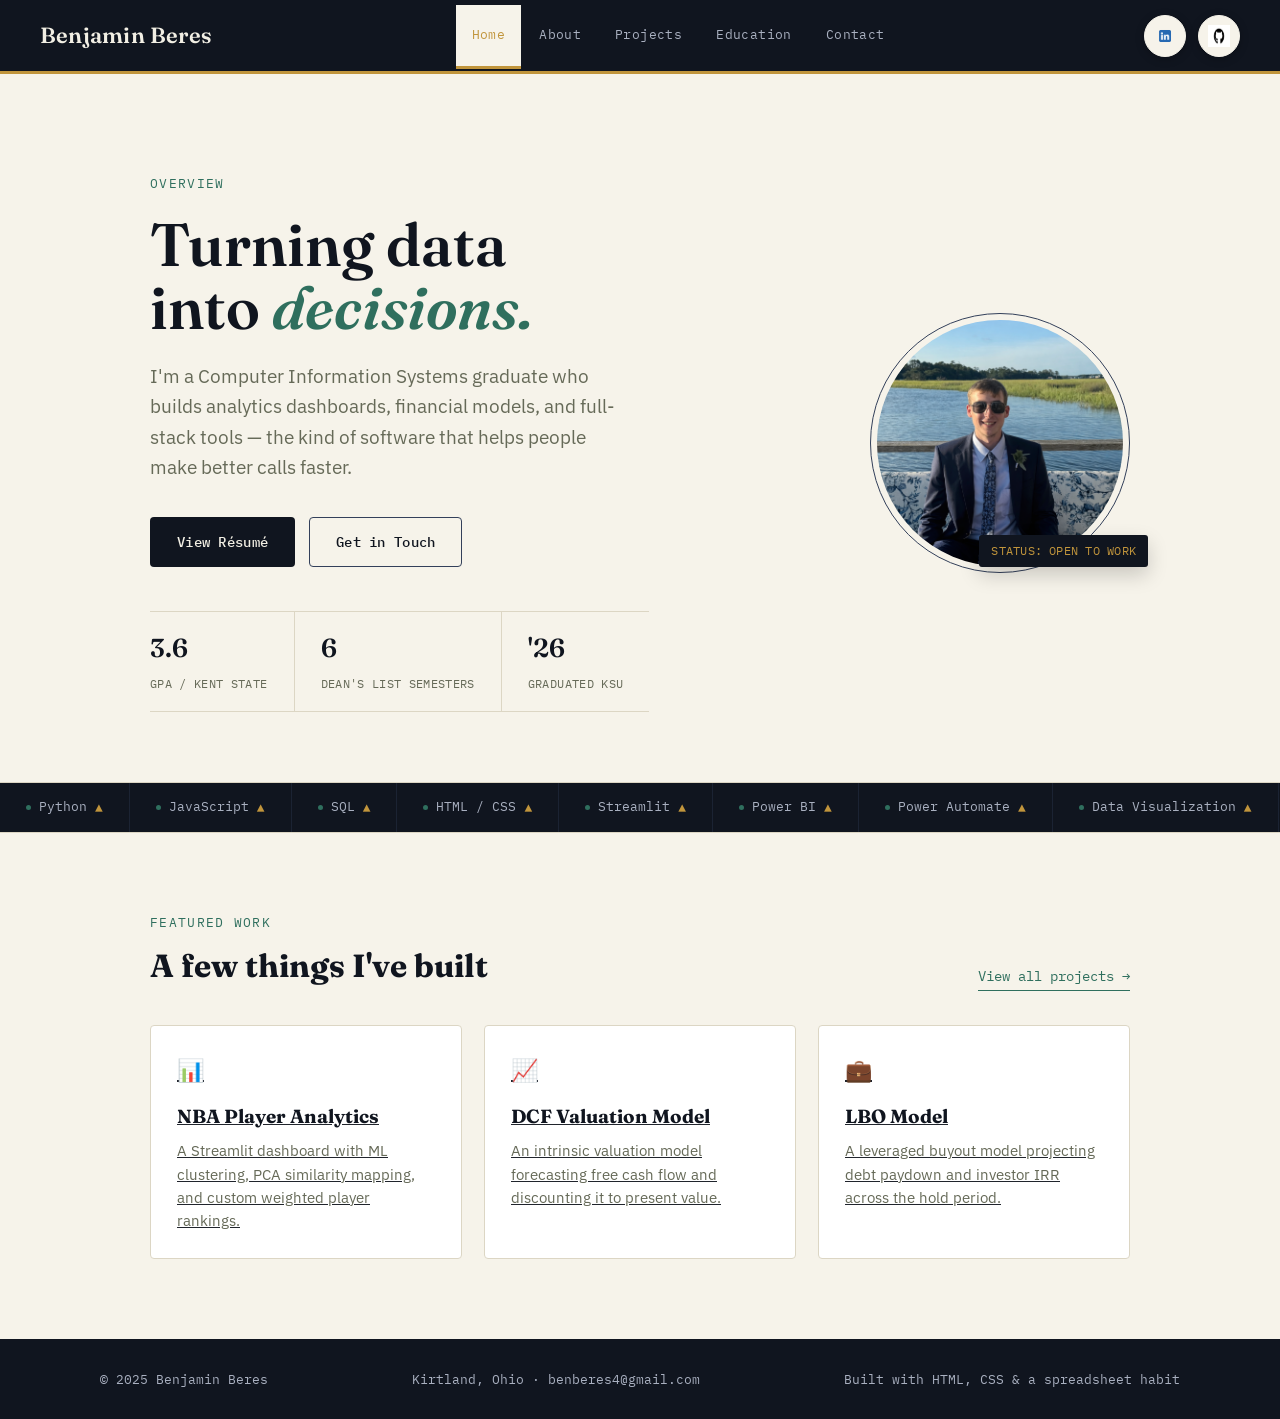
<file: index.html>
<!DOCTYPE html>
<html lang="en">
<head>
  <meta charset="UTF-8" />
  <meta name="viewport" content="width=device-width, initial-scale=1.0" />
  <title>Benjamin Beres — CIS Graduate & Data Analyst</title>
  <meta name="description" content="Benjamin Beres — Computer Information Systems graduate building data-driven software, analytics dashboards, and financial models." />
  <link rel="stylesheet" href="style.css" />
</head>
<body>

  <header>
    <div class="logo">Benjamin Beres</div>

    <nav>
      <ul>
        <li><a href="index.html" class="active">Home</a></li>
        <li><a href="about.html">About</a></li>
        <li><a href="projects.html">Projects</a></li>
        <li><a href="education.html">Education</a></li>
        <li><a href="contact.html">Contact</a></li>
      </ul>
    </nav>

    <div class="header-icons">
      <a href="https://www.linkedin.com/in/benjamin-beres-11761126a/" target="_blank" rel="noopener"><img src="images/linkedin.png" alt="LinkedIn" /></a>
      <a href="https://github.com/BBeres4" target="_blank" rel="noopener"><img src="images/github.png" alt="Github" /></a>
    </div>
  </header>

  <main class="hero">
    <div class="hero-text">
      <span class="hero-eyebrow">Overview</span>
      <h1>Turning data<br />into <em>decisions.</em></h1>
      <p>I'm a Computer Information Systems graduate who builds analytics dashboards, financial models, and full-stack tools — the kind of software that helps people make better calls faster.</p>

      <div class="hero-actions">
        <a href="images/BenjaminBeres-Resume.pdf" target="_blank" class="btn btn-primary">View Résumé</a>
        <a href="contact.html" class="btn btn-ghost">Get in Touch</a>
      </div>

      <div class="hero-stats">
        <div>
          <span class="stat-num">3.6</span>
          <span class="stat-label">GPA / KENT STATE</span>
        </div>
        <div>
          <span class="stat-num">6</span>
          <span class="stat-label">DEAN'S LIST SEMESTERS</span>
        </div>
        <div>
          <span class="stat-num">'26</span>
          <span class="stat-label">GRADUATED KSU</span>
        </div>
      </div>
    </div>

    <div class="hero-image">
      <div class="frame">
        <img src="images/your-photo.png" alt="Benjamin Beres" />
      </div>
      <div class="tag">STATUS: OPEN TO WORK</div>
    </div>
  </main>

  <div class="ticker" aria-hidden="true">
    <div class="ticker-track">
      <span class="ticker-cell"><span class="dot"></span>Python <b>&#9650;</b></span>
      <span class="ticker-cell"><span class="dot"></span>JavaScript <b>&#9650;</b></span>
      <span class="ticker-cell"><span class="dot"></span>SQL <b>&#9650;</b></span>
      <span class="ticker-cell"><span class="dot"></span>HTML / CSS <b>&#9650;</b></span>
      <span class="ticker-cell"><span class="dot"></span>Streamlit <b>&#9650;</b></span>
      <span class="ticker-cell"><span class="dot"></span>Power BI <b>&#9650;</b></span>
      <span class="ticker-cell"><span class="dot"></span>Power Automate <b>&#9650;</b></span>
      <span class="ticker-cell"><span class="dot"></span>Data Visualization <b>&#9650;</b></span>
      <span class="ticker-cell"><span class="dot"></span>Excel Modeling <b>&#9650;</b></span>
      <span class="ticker-cell"><span class="dot"></span>Flask / React <b>&#9650;</b></span>
      <span class="ticker-cell"><span class="dot"></span>DCF &amp; LBO <b>&#9650;</b></span>
      <span class="ticker-cell"><span class="dot"></span>MySQL <b>&#9650;</b></span>
      <span class="ticker-cell"><span class="dot"></span>Oracle <b>&#9650;</b></span>
      <span class="ticker-cell"><span class="dot"></span>ER Diagrams <b>&#9650;</b></span>
      <span class="ticker-cell"><span class="dot"></span>UML / Astah <b>&#9650;</b></span>
      <span class="ticker-cell"><span class="dot"></span>APIs <b>&#9650;</b></span>
      <span class="ticker-cell"><span class="dot"></span>Git <b>&#9650;</b></span>
      <span class="ticker-cell"><span class="dot"></span>OOP <b>&#9650;</b></span>
      <span class="ticker-cell"><span class="dot"></span>Testing &amp; Debugging <b>&#9650;</b></span>
      <span class="ticker-cell"><span class="dot"></span>System Architecture <b>&#9650;</b></span>
      <span class="ticker-cell"><span class="dot"></span>Python <b>&#9650;</b></span>
      <span class="ticker-cell"><span class="dot"></span>JavaScript <b>&#9650;</b></span>
      <span class="ticker-cell"><span class="dot"></span>SQL <b>&#9650;</b></span>
      <span class="ticker-cell"><span class="dot"></span>HTML / CSS <b>&#9650;</b></span>
      <span class="ticker-cell"><span class="dot"></span>Streamlit <b>&#9650;</b></span>
      <span class="ticker-cell"><span class="dot"></span>Power BI <b>&#9650;</b></span>
      <span class="ticker-cell"><span class="dot"></span>Power Automate <b>&#9650;</b></span>
      <span class="ticker-cell"><span class="dot"></span>Data Visualization <b>&#9650;</b></span>
      <span class="ticker-cell"><span class="dot"></span>Excel Modeling <b>&#9650;</b></span>
      <span class="ticker-cell"><span class="dot"></span>Flask / React <b>&#9650;</b></span>
      <span class="ticker-cell"><span class="dot"></span>DCF &amp; LBO <b>&#9650;</b></span>
      <span class="ticker-cell"><span class="dot"></span>MySQL <b>&#9650;</b></span>
      <span class="ticker-cell"><span class="dot"></span>Oracle <b>&#9650;</b></span>
      <span class="ticker-cell"><span class="dot"></span>ER Diagrams <b>&#9650;</b></span>
      <span class="ticker-cell"><span class="dot"></span>UML / Astah <b>&#9650;</b></span>
      <span class="ticker-cell"><span class="dot"></span>APIs <b>&#9650;</b></span>
      <span class="ticker-cell"><span class="dot"></span>Git <b>&#9650;</b></span>
      <span class="ticker-cell"><span class="dot"></span>OOP <b>&#9650;</b></span>
      <span class="ticker-cell"><span class="dot"></span>Testing &amp; Debugging <b>&#9650;</b></span>
      <span class="ticker-cell"><span class="dot"></span>System Architecture <b>&#9650;</b></span>
    </div>
  </div>

  <section class="home-section">
    <div class="home-section-head">
      <div>
        <span class="hero-eyebrow" style="margin-bottom:6px;">Featured Work</span>
        <h2>A few things I've built</h2>
      </div>
      <a href="projects.html">View all projects →</a>
    </div>

    <div class="mini-grid">
      <a href="https://nbaplayeranalytics.streamlit.app/" target="_blank" rel="noopener" class="mini-card">
        <div class="mini-icon">📊</div>
        <h3>NBA Player Analytics</h3>
        <p>A Streamlit dashboard with ML clustering, PCA similarity mapping, and custom weighted player rankings.</p>
      </a>
      <a href="projects/DCF%20Model.xlsx" class="mini-card">
        <div class="mini-icon">📈</div>
        <h3>DCF Valuation Model</h3>
        <p>An intrinsic valuation model forecasting free cash flow and discounting it to present value.</p>
      </a>
      <a href="projects/LBO%20Model.xlsx" class="mini-card">
        <div class="mini-icon">💼</div>
        <h3>LBO Model</h3>
        <p>A leveraged buyout model projecting debt paydown and investor IRR across the hold period.</p>
      </a>
    </div>
  </section>

  <footer>
    <div class="footer-row">
      <span>© 2025 Benjamin Beres</span>
      <span>Kirtland, Ohio · <a href="mailto:benberes4@gmail.com">benberes4@gmail.com</a></span>
      <span>Built with HTML, CSS &amp; a spreadsheet habit</span>
    </div>
  </footer>

</body>
</html>
</file>
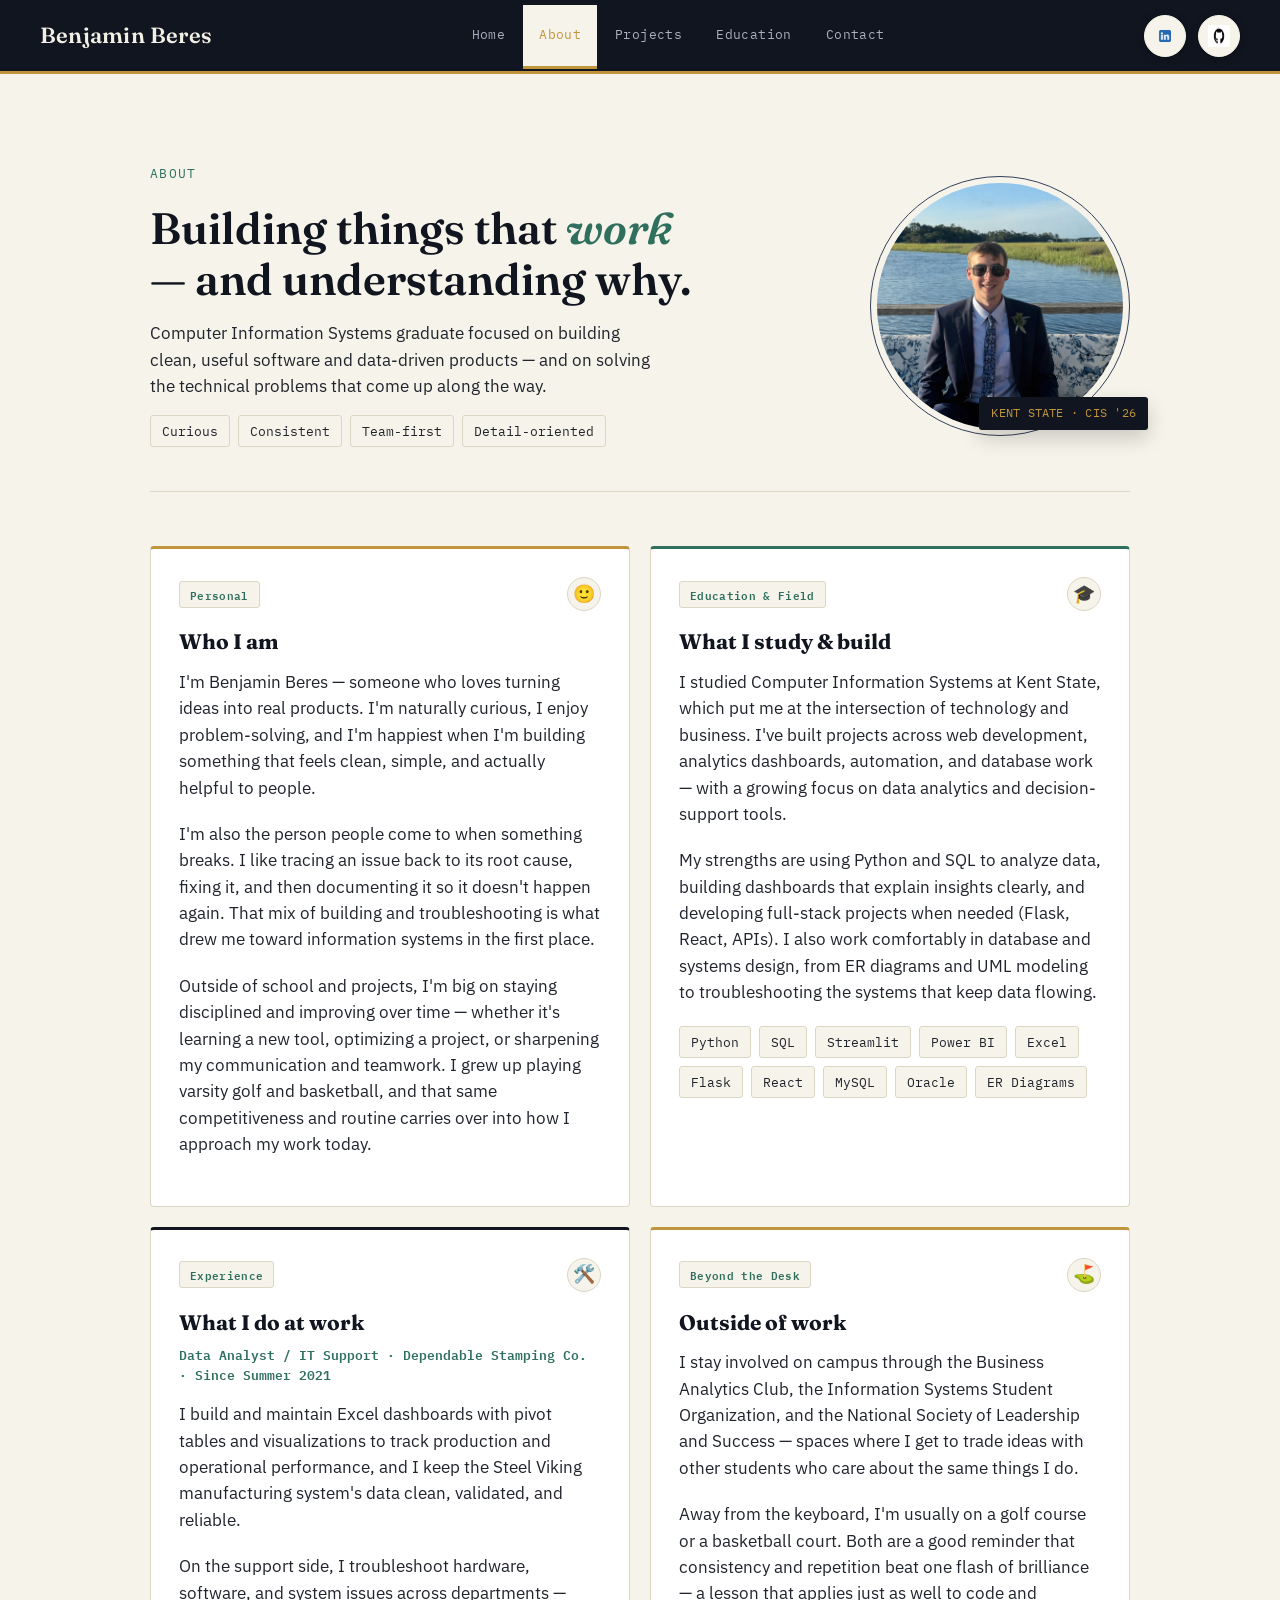
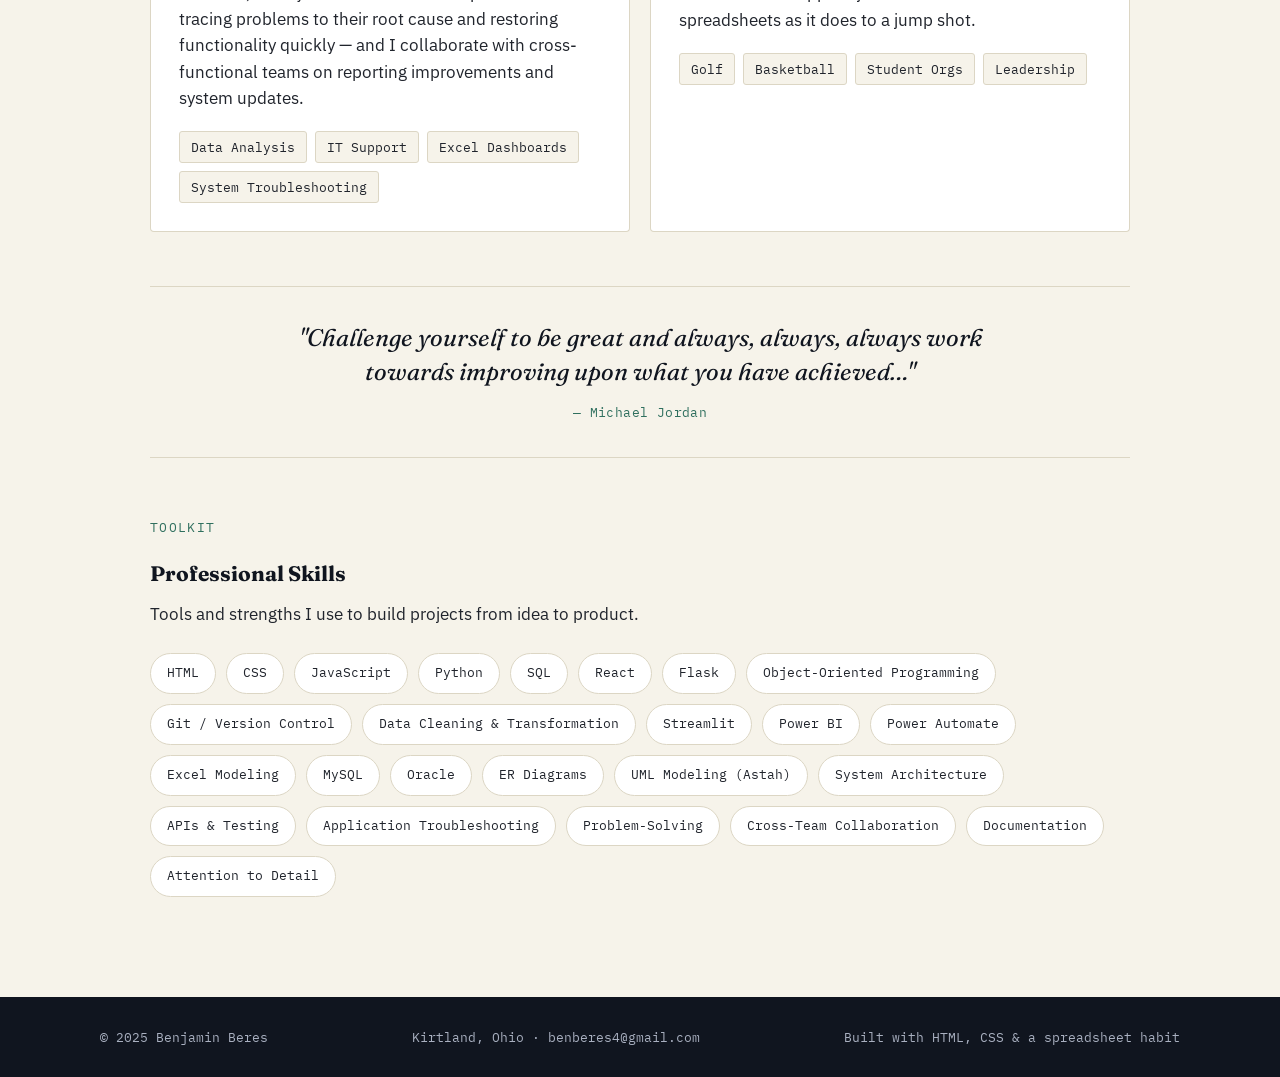
<file: about.html>
<!DOCTYPE html>
<html lang="en">
<head>
  <meta charset="UTF-8">
  <meta name="viewport" content="width=device-width, initial-scale=1.0">
  <title>About — Benjamin Beres</title>
  <link rel="stylesheet" href="style.css">
</head>

<body class="page-about">

<header>
  <div class="logo">Benjamin Beres</div>

  <nav>
    <ul>
      <li><a href="index.html">Home</a></li>
      <li><a href="about.html" class="active">About</a></li>
      <li><a href="projects.html">Projects</a></li>
      <li><a href="education.html">Education</a></li>
      <li><a href="contact.html">Contact</a></li>
    </ul>
  </nav>

  <div class="header-icons">
    <a href="https://www.linkedin.com/in/benjamin-beres-11761126a/" target="_blank" rel="noopener"><img src="images/linkedin.png" alt="LinkedIn" /></a>
    <a href="https://github.com/BBeres4" target="_blank" rel="noopener"><img src="images/github.png" alt="Github" /></a>
  </div>
</header>

<section class="content about">

  <div class="about-hero">
    <div class="about-hero-text">
      <span class="hero-eyebrow">About</span>
      <h1>Building things that <em>work</em> — and understanding why.</h1>
      <p>Computer Information Systems graduate focused on building clean, useful software and data-driven products — and on solving the technical problems that come up along the way.</p>

      <div class="about-chips about-chips--hero">
        <span>Curious</span>
        <span>Consistent</span>
        <span>Team-first</span>
        <span>Detail-oriented</span>
      </div>
    </div>

    <div class="hero-image">
      <div class="frame">
        <img src="images/your-photo.png" alt="Benjamin Beres" />
      </div>
      <div class="tag">KENT STATE · CIS '26</div>
    </div>
  </div>

  <div class="about-grid">

    <!-- Personal -->
    <div class="about-card about-card--personal">
      <div class="about-card-top">
        <span class="about-badge">Personal</span>
        <span class="about-icon">🙂</span>
      </div>

      <h2>Who I am</h2>
      <p>
        I'm Benjamin Beres — someone who loves turning ideas into real products. I'm naturally curious,
        I enjoy problem-solving, and I'm happiest when I'm building something that feels clean, simple,
        and actually helpful to people.
      </p>
      <p>
        I'm also the person people come to when something breaks. I like tracing an issue back to its root
        cause, fixing it, and then documenting it so it doesn't happen again. That mix of building and
        troubleshooting is what drew me toward information systems in the first place.
      </p>
      <p>
        Outside of school and projects, I'm big on staying disciplined and improving over time — whether it's learning
        a new tool, optimizing a project, or sharpening my communication and teamwork. I grew up playing varsity golf
        and basketball, and that same competitiveness and routine carries over into how I approach my work today.
      </p>
    </div>

    <!-- Education/Field -->
    <div class="about-card about-card--education">
      <div class="about-card-top">
        <span class="about-badge">Education &amp; Field</span>
        <span class="about-icon">🎓</span>
      </div>

      <h2>What I study &amp; build</h2>
      <p>
        I studied Computer Information Systems at Kent State, which put me at the intersection of technology and business.
        I've built projects across web development, analytics dashboards, automation, and database work — with a growing
        focus on data analytics and decision-support tools.
      </p>
      <p>
        My strengths are using Python and SQL to analyze data, building dashboards that explain insights clearly,
        and developing full-stack projects when needed (Flask, React, APIs). I also work comfortably in database
        and systems design, from ER diagrams and UML modeling to troubleshooting the systems that keep data flowing.
      </p>

      <div class="about-chips">
        <span>Python</span>
        <span>SQL</span>
        <span>Streamlit</span>
        <span>Power BI</span>
        <span>Excel</span>
        <span>Flask</span>
        <span>React</span>
        <span>MySQL</span>
        <span>Oracle</span>
        <span>ER Diagrams</span>
      </div>
    </div>

    <!-- Work Experience -->
    <div class="about-card about-card--experience">
      <div class="about-card-top">
        <span class="about-badge">Experience</span>
        <span class="about-icon">🛠️</span>
      </div>

      <h2>What I do at work</h2>
      <p class="about-card-meta">Data Analyst / IT Support · Dependable Stamping Co. · Since Summer 2021</p>
      <p>
        I build and maintain Excel dashboards with pivot tables and visualizations to track production and
        operational performance, and I keep the Steel Viking manufacturing system's data clean, validated,
        and reliable.
      </p>
      <p>
        On the support side, I troubleshoot hardware, software, and system issues across departments — tracing
        problems to their root cause and restoring functionality quickly — and I collaborate with cross-functional
        teams on reporting improvements and system updates.
      </p>

      <div class="about-chips">
        <span>Data Analysis</span>
        <span>IT Support</span>
        <span>Excel Dashboards</span>
        <span>System Troubleshooting</span>
      </div>
    </div>

    <!-- Beyond Work -->
    <div class="about-card about-card--beyond">
      <div class="about-card-top">
        <span class="about-badge">Beyond the Desk</span>
        <span class="about-icon">⛳</span>
      </div>

      <h2>Outside of work</h2>
      <p>
        I stay involved on campus through the Business Analytics Club, the Information Systems Student Organization,
        and the National Society of Leadership and Success — spaces where I get to trade ideas with other students
        who care about the same things I do.
      </p>
      <p>
        Away from the keyboard, I'm usually on a golf course or a basketball court. Both are a good reminder that
        consistency and repetition beat one flash of brilliance — a lesson that applies just as well to code and
        spreadsheets as it does to a jump shot.
      </p>

      <div class="about-chips">
        <span>Golf</span>
        <span>Basketball</span>
        <span>Student Orgs</span>
        <span>Leadership</span>
      </div>
    </div>

  </div>

  <!-- Pull Quote -->
  <div class="about-quote">
    <p>"Challenge yourself to be great and always, always, always work towards improving upon what you have achieved…"</p>
    <span class="about-quote-attr">— Michael Jordan</span>
  </div>

  <!-- Skills Section -->
  <div class="about-section">
    <span class="hero-eyebrow">Toolkit</span>
    <h2>Professional Skills</h2>
    <p>Tools and strengths I use to build projects from idea to product.</p>

    <div class="skills-line">
      <span>HTML</span>
      <span>CSS</span>
      <span>JavaScript</span>
      <span>Python</span>
      <span>SQL</span>
      <span>React</span>
      <span>Flask</span>
      <span>Object-Oriented Programming</span>
      <span>Git / Version Control</span>
      <span>Data Cleaning &amp; Transformation</span>
      <span>Streamlit</span>
      <span>Power BI</span>
      <span>Power Automate</span>
      <span>Excel Modeling</span>
      <span>MySQL</span>
      <span>Oracle</span>
      <span>ER Diagrams</span>
      <span>UML Modeling (Astah)</span>
      <span>System Architecture</span>
      <span>APIs &amp; Testing</span>
      <span>Application Troubleshooting</span>
      <span>Problem-Solving</span>
      <span>Cross-Team Collaboration</span>
      <span>Documentation</span>
      <span>Attention to Detail</span>
    </div>
  </div>

</section>

<footer>
  <div class="footer-row">
    <span>© 2025 Benjamin Beres</span>
    <span>Kirtland, Ohio · <a href="mailto:benberes4@gmail.com">benberes4@gmail.com</a></span>
    <span>Built with HTML, CSS &amp; a spreadsheet habit</span>
  </div>
</footer>

</body>
</html>
</file>
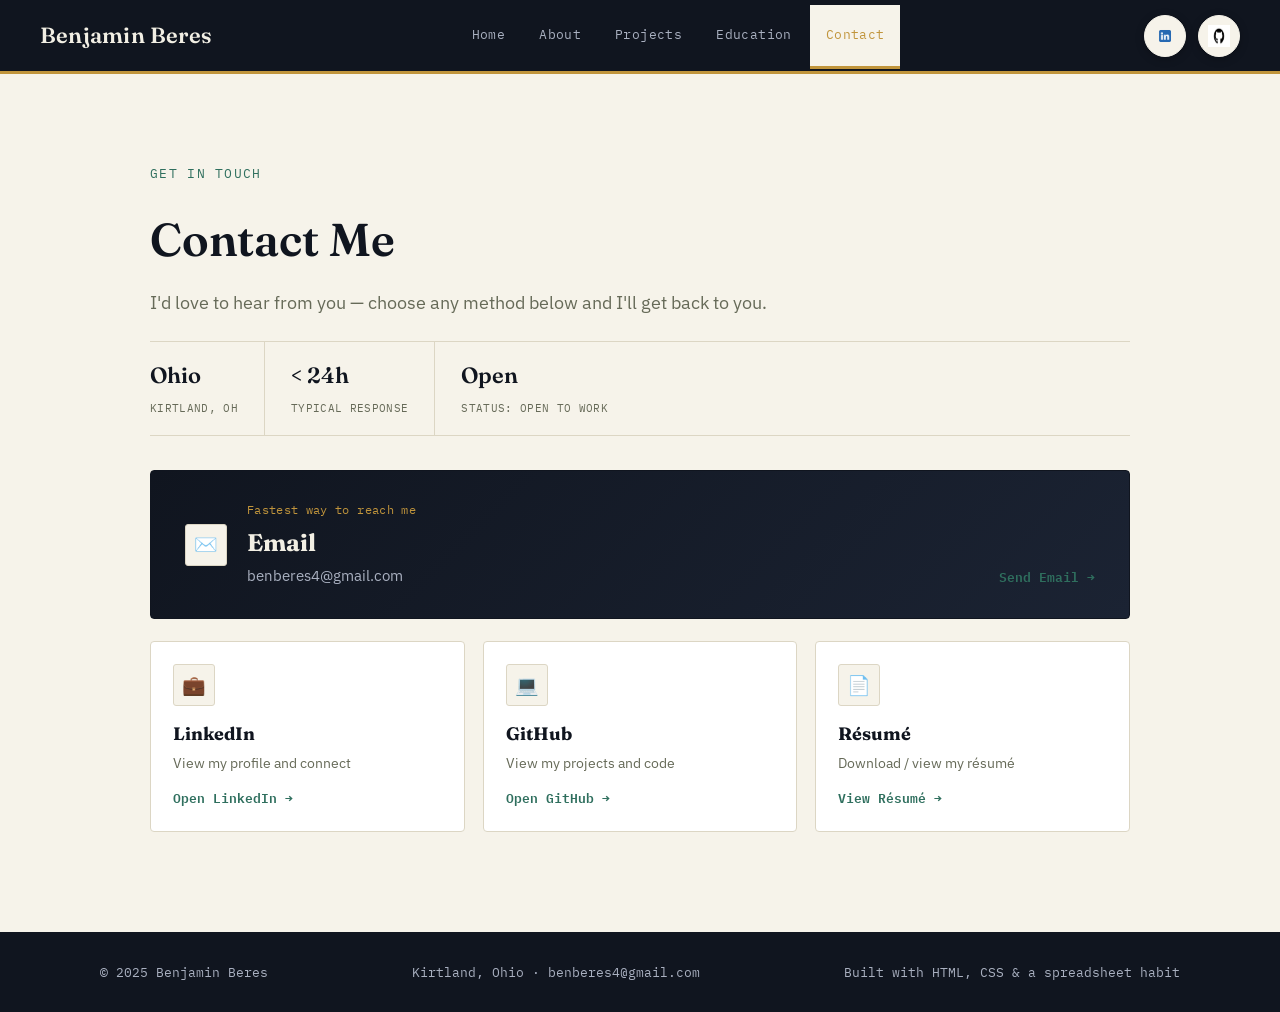
<file: contact.html>
<!DOCTYPE html>
<html lang="en">
<head>
  <meta charset="UTF-8" />
  <meta name="viewport" content="width=device-width, initial-scale=1.0" />
  <title>Contact — Benjamin Beres</title>
  <link rel="stylesheet" href="style.css" />
</head>

<body class="page-contact">

<header>
  <div class="logo">Benjamin Beres</div>

  <nav>
    <ul>
      <li><a href="index.html">Home</a></li>
      <li><a href="about.html">About</a></li>
      <li><a href="projects.html">Projects</a></li>
      <li><a href="education.html">Education</a></li>
      <li><a href="contact.html" class="active">Contact</a></li>
    </ul>
  </nav>

    <div class="header-icons">
      <a href="https://www.linkedin.com/in/benjamin-beres-11761126a/" target="_blank" rel="noopener"><img src="images/linkedin.png" alt="LinkedIn" /></a>
      <a href="https://github.com/BBeres4" target="_blank" rel="noopener"><img src="images/github.png" alt="Github" /></a>
    </div>
</header>

<section class="content contact">
  <div class="contact-hero">
    <span class="hero-eyebrow">Get In Touch</span>
    <h1>Contact Me</h1>
    <p>I'd love to hear from you — choose any method below and I'll get back to you.</p>

    <div class="contact-hero-stats">
      <div>
        <span class="stat-num">Ohio</span>
        <span class="stat-label">KIRTLAND, OH</span>
      </div>
      <div>
        <span class="stat-num">&lt; 24h</span>
        <span class="stat-label">TYPICAL RESPONSE</span>
      </div>
      <div>
        <span class="stat-num">Open</span>
        <span class="stat-label">STATUS: OPEN TO WORK</span>
      </div>
    </div>
  </div>

  <!-- Featured Email -->
  <a href="mailto:benberes4@gmail.com" class="contact-featured">
    <div class="contact-featured-left">
      <div class="contact-icon contact-icon--lg">✉️</div>
      <div>
        <span class="contact-featured-tag">Fastest way to reach me</span>
        <h2>Email</h2>
        <p>benberes4@gmail.com</p>
      </div>
    </div>
    <div class="contact-action contact-action--lg">Send Email →</div>
  </a>

  <div class="contact-grid">

    <!-- LinkedIn -->
    <a href="https://www.linkedin.com/in/benjamin-beres-11761126a/" target="_blank" rel="noopener" class="contact-card">
      <div class="contact-icon">💼</div>
      <div class="contact-info">
        <h2>LinkedIn</h2>
        <p>View my profile and connect</p>
      </div>
      <div class="contact-action">Open LinkedIn →</div>
    </a>

    <!-- GitHub -->
    <a href="https://github.com/BBeres4" target="_blank" rel="noopener" class="contact-card">
      <div class="contact-icon">💻</div>
      <div class="contact-info">
        <h2>GitHub</h2>
        <p>View my projects and code</p>
      </div>
      <div class="contact-action">Open GitHub →</div>
    </a>

    <!-- Resume -->
    <a href="images/BenjaminBeres-Resume.pdf" target="_blank" rel="noopener" class="contact-card">
      <div class="contact-icon">📄</div>
      <div class="contact-info">
        <h2>Résumé</h2>
        <p>Download / view my résumé</p>
      </div>
      <div class="contact-action">View Résumé →</div>
    </a>

  </div>
</section>

<footer>
  <div class="footer-row">
    <span>© 2025 Benjamin Beres</span>
    <span>Kirtland, Ohio · <a href="mailto:benberes4@gmail.com">benberes4@gmail.com</a></span>
    <span>Built with HTML, CSS &amp; a spreadsheet habit</span>
  </div>
</footer>

</body>
</html>
</file>
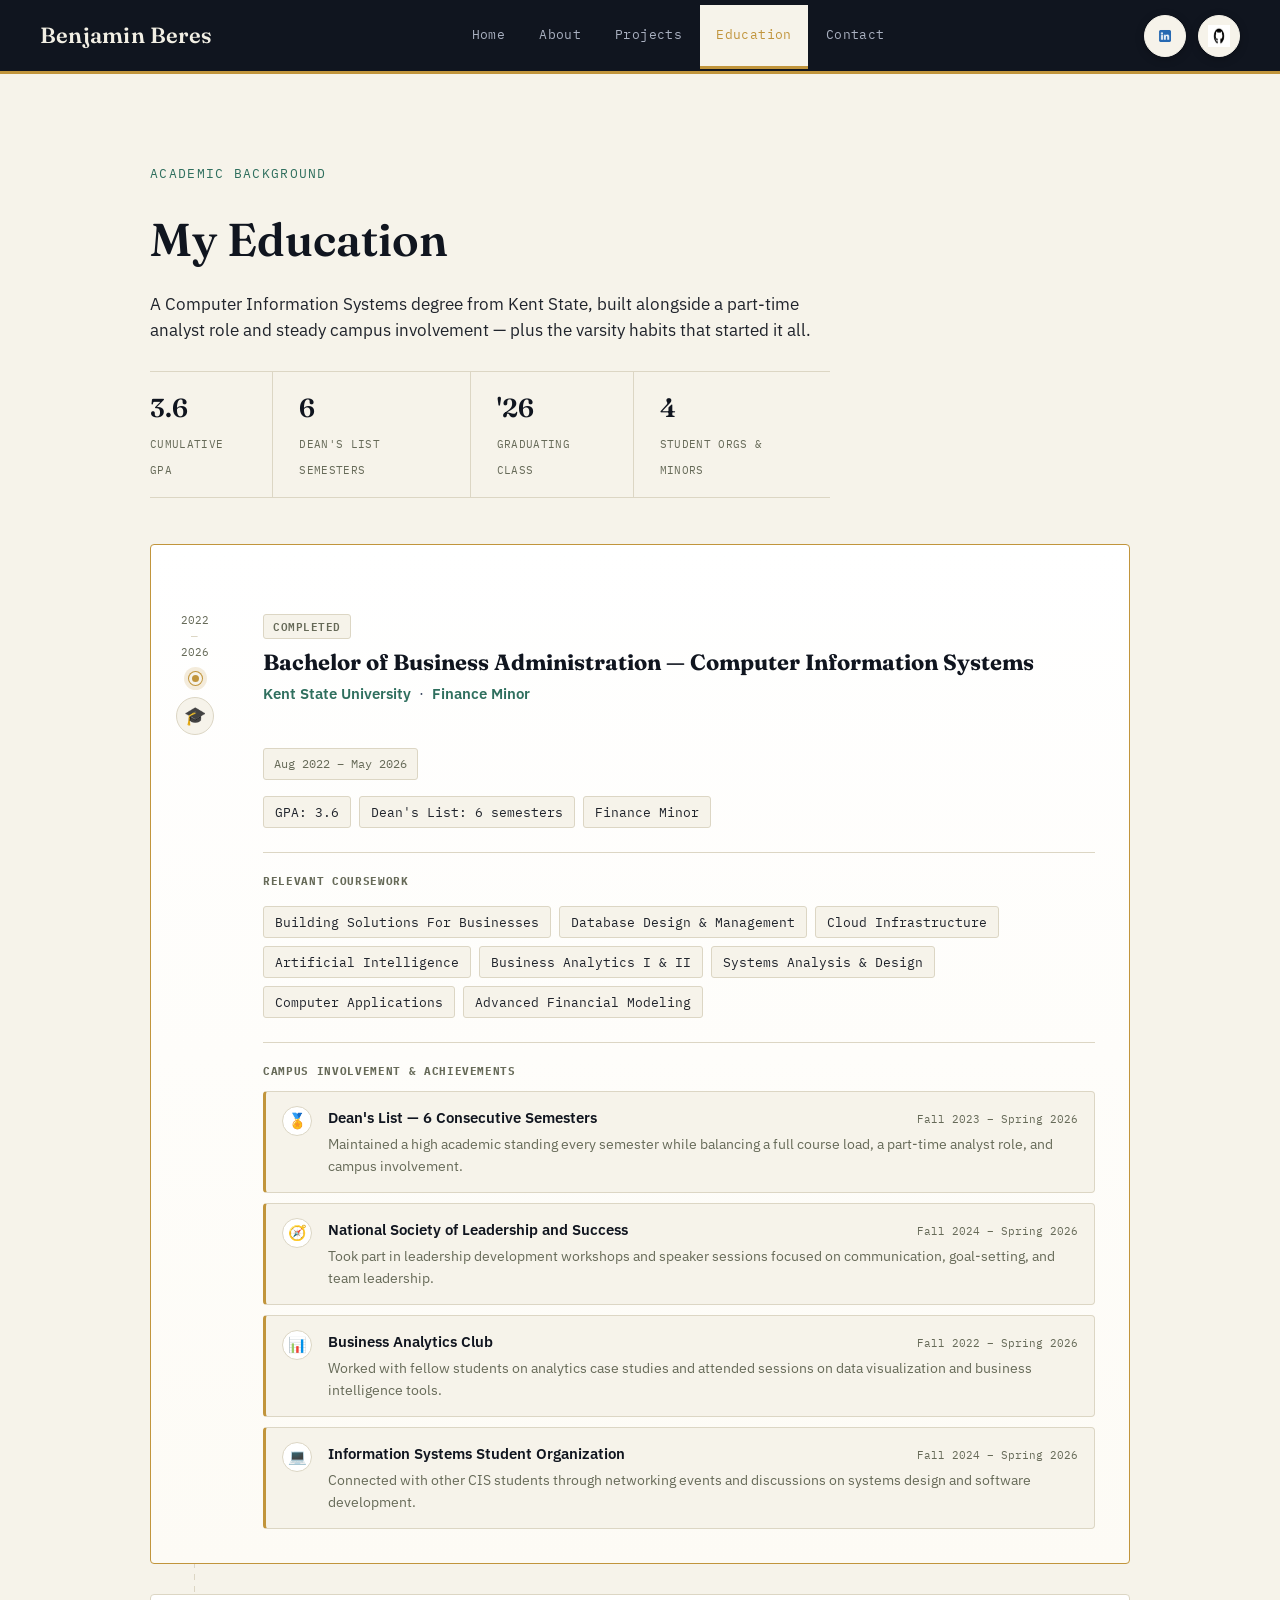
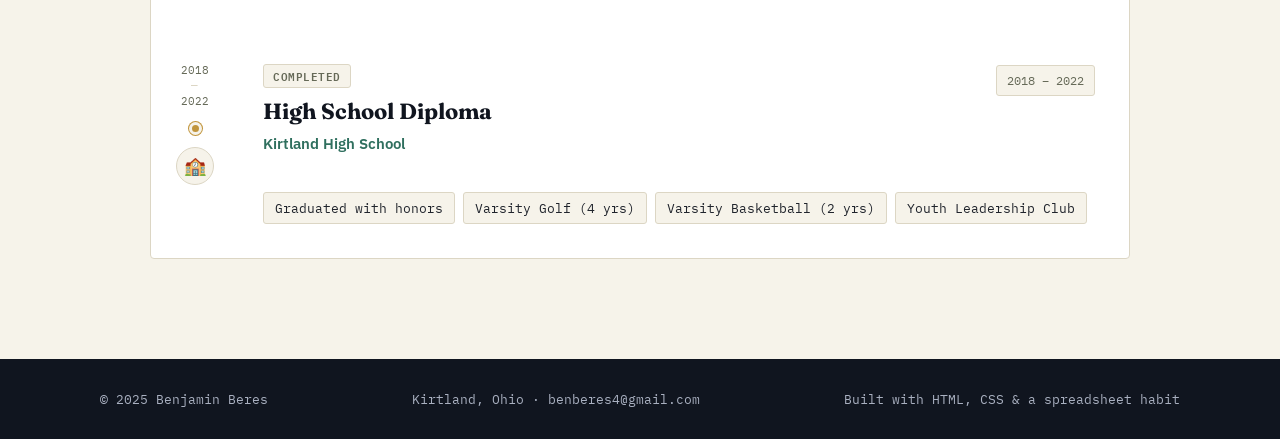
<file: education.html>
<!DOCTYPE html>
<html lang="en">
<head>
  <meta charset="UTF-8">
  <meta name="viewport" content="width=device-width, initial-scale=1.0">
  <title>Education — Benjamin Beres</title>
  <link rel="stylesheet" href="style.css">
</head>
<body class="page-education">

  <header>
    <div class="logo">Benjamin Beres</div>

    <nav>
      <ul>
        <li><a href="index.html">Home</a></li>
        <li><a href="about.html">About</a></li>
        <li><a href="projects.html">Projects</a></li>
        <li><a href="education.html" class="active">Education</a></li>
        <li><a href="contact.html">Contact</a></li>
      </ul>
    </nav>

    <div class="header-icons">
      <a href="https://www.linkedin.com/in/benjamin-beres-11761126a/" target="_blank" rel="noopener">
        <img src="images/linkedin.png" alt="LinkedIn" />
      </a>
      <a href="https://github.com/BBeres4" target="_blank" rel="noopener">
        <img src="images/github.png" alt="Github" />
      </a>
    </div>
  </header>

  <section class="content page-education-content">

    <div class="edu-hero">
      <span class="hero-eyebrow">Academic Background</span>
      <h1>My Education</h1>
      <p>A Computer Information Systems degree from Kent State, built alongside a part-time analyst role and steady campus involvement — plus the varsity habits that started it all.</p>

      <div class="edu-hero-stats">
        <div>
          <span class="stat-num">3.6</span>
          <span class="stat-label">CUMULATIVE GPA</span>
        </div>
        <div>
          <span class="stat-num">6</span>
          <span class="stat-label">DEAN'S LIST SEMESTERS</span>
        </div>
        <div>
          <span class="stat-num">'26</span>
          <span class="stat-label">GRADUATING CLASS</span>
        </div>
        <div>
          <span class="stat-num">4</span>
          <span class="stat-label">STUDENT ORGS &amp; MINORS</span>
        </div>
      </div>
    </div>

    <div class="education-list">

      <!-- College -->
      <div class="edu-item edu-item--current">
        <div class="edu-left">
          <div class="edu-year">2022<span>—</span>2026</div>
          <div class="edu-dot"></div>
          <div class="edu-icon">🎓</div>
        </div>

        <div class="edu-content">
          <div class="edu-top">
            <div>
              <span class="edu-status edu-status--done">Completed</span>
              <h2>Bachelor of Business Administration — Computer Information Systems</h2>
              <p class="edu-school">Kent State University <span class="edu-dotsep">·</span> Finance Minor</p>
            </div>
            <span class="edu-date">Aug 2022 – May 2026</span>
          </div>

          <div class="edu-tags">
            <span>GPA: 3.6</span>
            <span>Dean's List: 6 semesters</span>
            <span>Finance Minor</span>
          </div>

          <!-- Relevant Coursework -->
          <div class="edu-section">
            <h4>Relevant Coursework</h4>
            <div class="course-grid">
              <span>Building Solutions For Businesses</span>
              <span>Database Design &amp; Management</span>
              <span>Cloud Infrastructure</span>
              <span>Artificial Intelligence</span>
              <span>Business Analytics I &amp; II</span>
              <span>Systems Analysis &amp; Design</span>
              <span>Computer Applications</span>
              <span>Advanced Financial Modeling</span>
            </div>
          </div>

          <!-- Campus Involvement -->
          <div class="edu-section">
            <h4>Campus Involvement &amp; Achievements</h4>
            <div class="involvement-list">

              <div class="involvement-item">
                <div class="involvement-icon">🏅</div>
                <div>
                  <div class="involvement-head">
                    <h5>Dean's List — 6 Consecutive Semesters</h5>
                    <span class="involvement-date">Fall 2023 – Spring 2026</span>
                  </div>
                  <p>Maintained a high academic standing every semester while balancing a full course load, a part-time analyst role, and campus involvement.</p>
                </div>
              </div>

              <div class="involvement-item">
                <div class="involvement-icon">🧭</div>
                <div>
                  <div class="involvement-head">
                    <h5>National Society of Leadership and Success</h5>
                    <span class="involvement-date">Fall 2024 – Spring 2026</span>
                  </div>
                  <p>Took part in leadership development workshops and speaker sessions focused on communication, goal-setting, and team leadership.</p>
                </div>
              </div>

              <div class="involvement-item">
                <div class="involvement-icon">📊</div>
                <div>
                  <div class="involvement-head">
                    <h5>Business Analytics Club</h5>
                    <span class="involvement-date">Fall 2022 – Spring 2026</span>
                  </div>
                  <p>Worked with fellow students on analytics case studies and attended sessions on data visualization and business intelligence tools.</p>
                </div>
              </div>

              <div class="involvement-item">
                <div class="involvement-icon">💻</div>
                <div>
                  <div class="involvement-head">
                    <h5>Information Systems Student Organization</h5>
                    <span class="involvement-date">Fall 2024 – Spring 2026</span>
                  </div>
                  <p>Connected with other CIS students through networking events and discussions on systems design and software development.</p>
                </div>
              </div>

            </div>
          </div>

        </div>
      </div>

      <!-- High School -->
      <div class="edu-item">
        <div class="edu-left">
          <div class="edu-year">2018<span>—</span>2022</div>
          <div class="edu-dot"></div>
          <div class="edu-icon">🏫</div>
        </div>

        <div class="edu-content">
          <div class="edu-top">
            <div>
              <span class="edu-status edu-status--done">Completed</span>
              <h2>High School Diploma</h2>
              <p class="edu-school">Kirtland High School</p>
            </div>
            <span class="edu-date">2018 – 2022</span>
          </div>

          <div class="edu-tags">
            <span>Graduated with honors</span>
            <span>Varsity Golf (4 yrs)</span>
            <span>Varsity Basketball (2 yrs)</span>
            <span>Youth Leadership Club</span>
          </div>
        </div>
      </div>

    </div>
  </section>

  <footer>
    <div class="footer-row">
      <span>© 2025 Benjamin Beres</span>
      <span>Kirtland, Ohio · <a href="mailto:benberes4@gmail.com">benberes4@gmail.com</a></span>
      <span>Built with HTML, CSS &amp; a spreadsheet habit</span>
    </div>
  </footer>

</body>
</html>
</file>
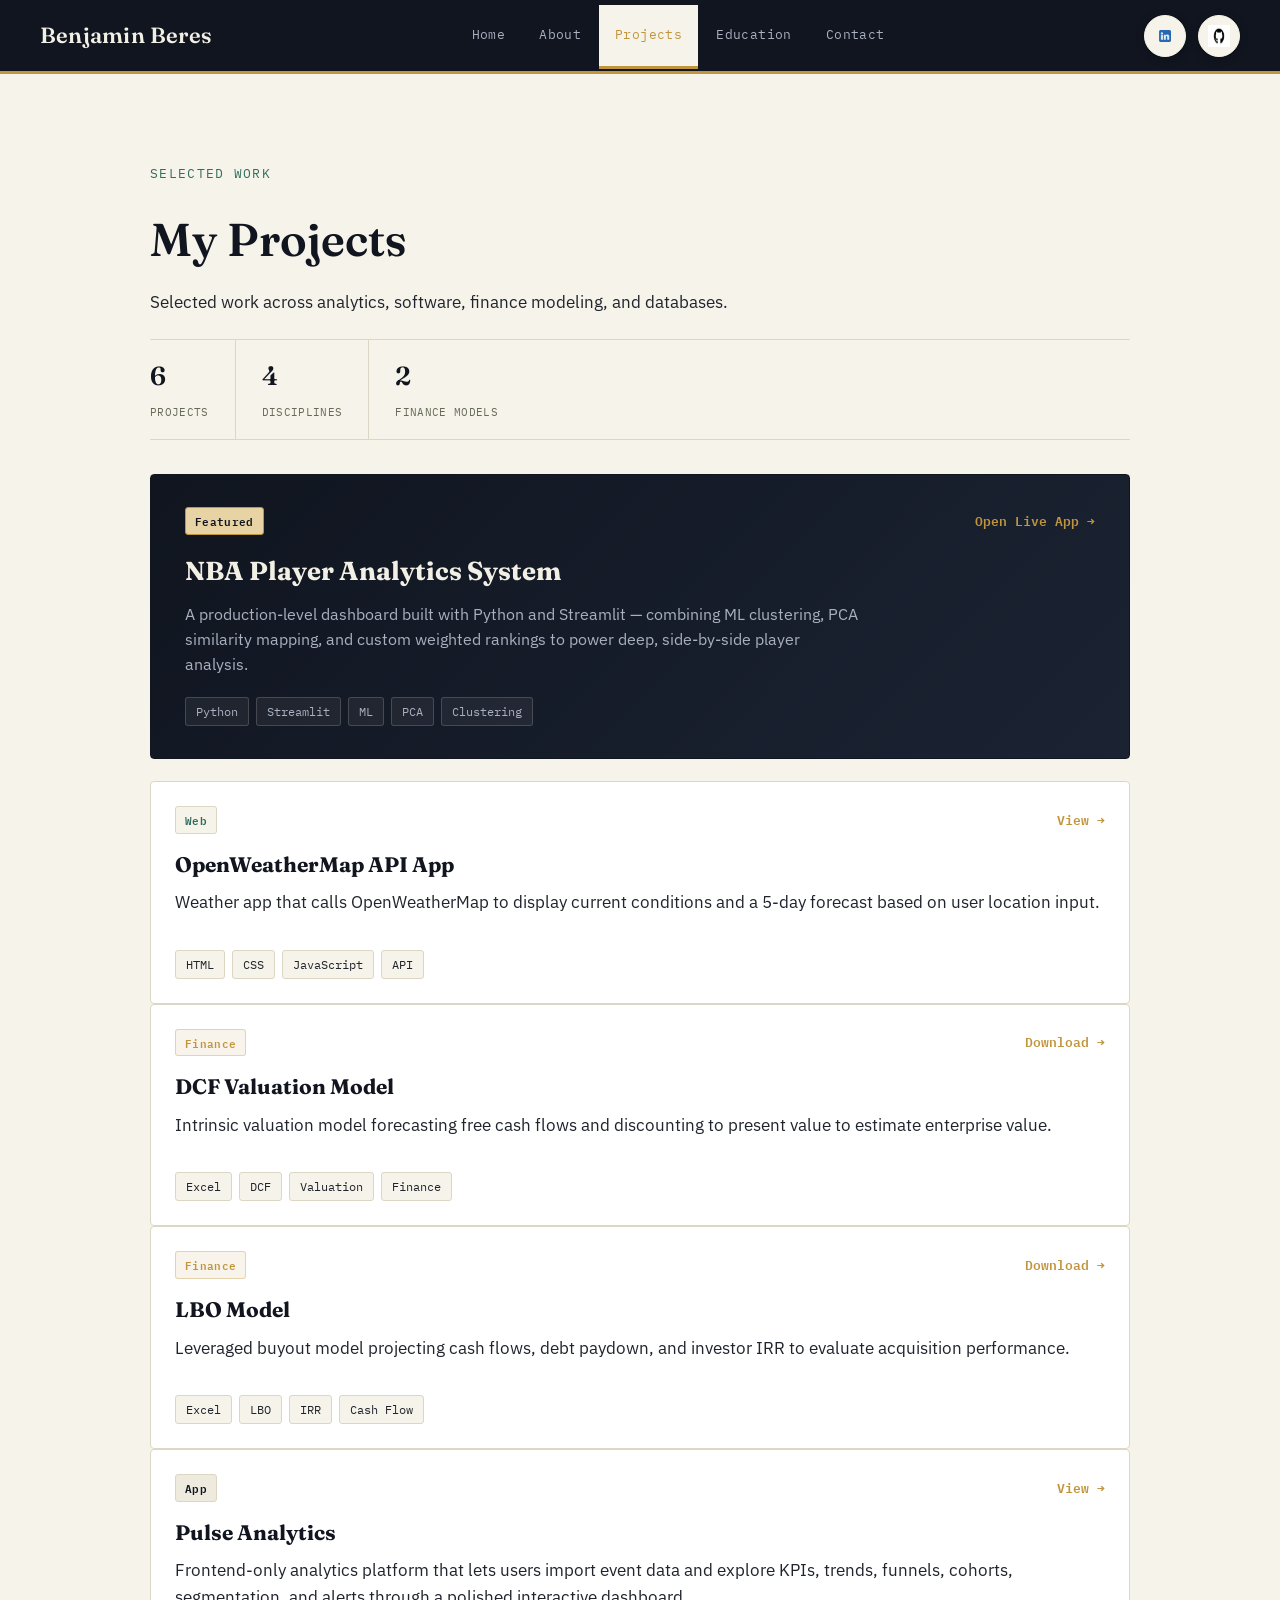
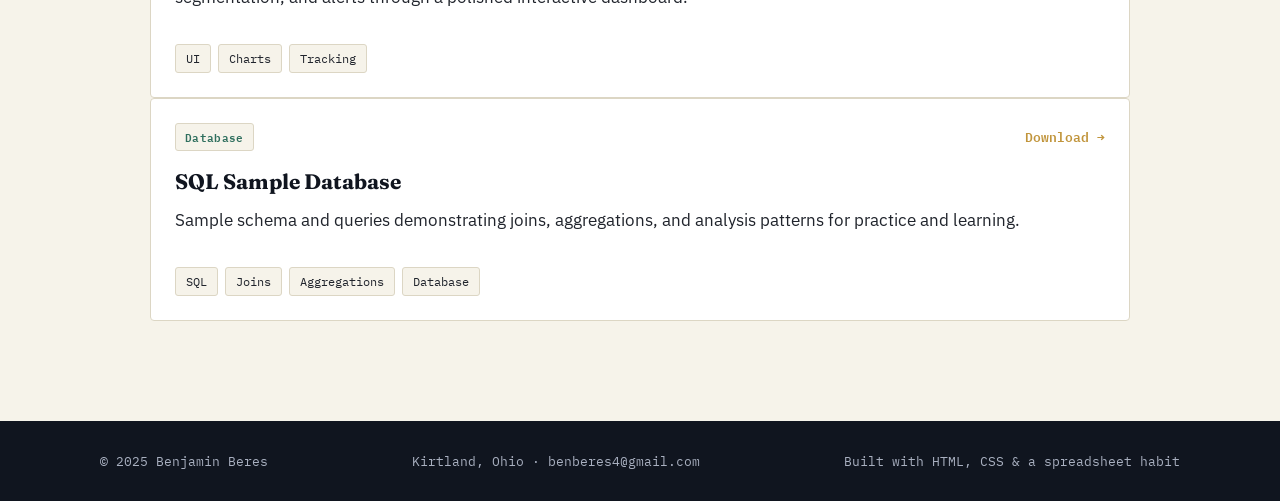
<file: projects.html>
<!DOCTYPE html>
<html lang="en">
<head>
  <meta charset="UTF-8">
  <meta name="viewport" content="width=device-width, initial-scale=1.0">
  <title>Projects — Benjamin Beres</title>
  <link rel="stylesheet" href="style.css">
</head>

<body class="page-projects">

<header>
  <div class="logo">Benjamin Beres</div>

  <nav>
    <ul>
      <li><a href="index.html">Home</a></li>
      <li><a href="about.html">About</a></li>
      <li><a href="projects.html" class="active">Projects</a></li>
      <li><a href="education.html">Education</a></li>
      <li><a href="contact.html">Contact</a></li>
    </ul>
  </nav>

  <div class="header-icons">
    <a href="https://www.linkedin.com/in/benjamin-beres-11761126a/" target="_blank" rel="noopener">
      <img src="images/linkedin.png" alt="LinkedIn" />
    </a>
    <a href="https://github.com/BBeres4" target="_blank" rel="noopener">
      <img src="images/github.png" alt="Github" />
    </a>
  </div>
</header>

<section class="content projects">
  <div class="projects-hero">
    <span class="hero-eyebrow">Selected Work</span>
    <h1>My Projects</h1>
    <p>Selected work across analytics, software, finance modeling, and databases.</p>

    <div class="projects-hero-stats">
      <div>
        <span class="stat-num">6</span>
        <span class="stat-label">PROJECTS</span>
      </div>
      <div>
        <span class="stat-num">4</span>
        <span class="stat-label">DISCIPLINES</span>
      </div>
      <div>
        <span class="stat-num">2</span>
        <span class="stat-label">FINANCE MODELS</span>
      </div>
    </div>
  </div>

  <!-- Featured Project -->
  <a href="https://nbaplayeranalytics.streamlit.app/" target="_blank" rel="noopener" class="project-featured">
    <div class="project-featured-top">
      <span class="project-badge project-badge--gold">Featured</span>
      <span class="project-link project-link--lg">Open Live App →</span>
    </div>
    <h2>NBA Player Analytics System</h2>
    <p>
      A production-level dashboard built with Python and Streamlit — combining ML clustering, PCA
      similarity mapping, and custom weighted rankings to power deep, side-by-side player analysis.
    </p>
    <div class="project-tags">
      <span>Python</span><span>Streamlit</span><span>ML</span><span>PCA</span><span>Clustering</span>
    </div>
  </a>

  <div class="projects-grid projects-grid--new">

    <!-- Weather -->
    <a href="projects/project1.html" class="project-card project-card--new">
      <div class="project-top">
        <span class="project-badge project-badge--web">Web</span>
        <span class="project-link">View →</span>
      </div>
      <h2>OpenWeatherMap API App</h2>
      <p>
        Weather app that calls OpenWeatherMap to display current conditions and a 5-day forecast
        based on user location input.
      </p>
      <div class="project-tags">
        <span>HTML</span><span>CSS</span><span>JavaScript</span><span>API</span>
      </div>
    </a>

    <!-- DCF -->
    <a href="projects/DCF%20Model.xlsx" class="project-card project-card--new">
      <div class="project-top">
        <span class="project-badge project-badge--finance">Finance</span>
        <span class="project-link">Download →</span>
      </div>
      <h2>DCF Valuation Model</h2>
      <p>
        Intrinsic valuation model forecasting free cash flows and discounting to present value
        to estimate enterprise value.
      </p>
      <div class="project-tags">
        <span>Excel</span><span>DCF</span><span>Valuation</span><span>Finance</span>
      </div>
    </a>

    <!-- LBO -->
    <a href="projects/LBO%20Model.xlsx" class="project-card project-card--new">
      <div class="project-top">
        <span class="project-badge project-badge--finance">Finance</span>
        <span class="project-link">Download →</span>
      </div>
      <h2>LBO Model</h2>
      <p>
        Leveraged buyout model projecting cash flows, debt paydown, and investor IRR to evaluate
        acquisition performance.
      </p>
      <div class="project-tags">
        <span>Excel</span><span>LBO</span><span>IRR</span><span>Cash Flow</span>
      </div>
    </a>

    <!-- Pulse -->
    <a href="https://github.com/BBeres4/pulse-analytics" target="_blank" rel="noopener" class="project-card project-card--new">
      <div class="project-top">
        <span class="project-badge project-badge--app">App</span>
        <span class="project-link">View →</span>
      </div>
      <h2>Pulse Analytics</h2>
      <p>
        Frontend-only analytics platform that lets users import event data and explore KPIs, trends,
        funnels, cohorts, segmentation, and alerts through a polished interactive dashboard.
      </p>
      <div class="project-tags">
        <span>UI</span><span>Charts</span><span>Tracking</span>
      </div>
    </a>

    <!-- SQL -->
    <a href="https://github.com/BBeres4/SampleSQL" target="_blank" rel="noopener" class="project-card project-card--new">
      <div class="project-top">
        <span class="project-badge project-badge--database">Database</span>
        <span class="project-link">Download →</span>
      </div>
      <h2>SQL Sample Database</h2>
      <p>
        Sample schema and queries demonstrating joins, aggregations, and analysis patterns
        for practice and learning.
      </p>
      <div class="project-tags">
        <span>SQL</span><span>Joins</span><span>Aggregations</span><span>Database</span>
      </div>
    </a>

  </div>
</section>

<footer>
  <div class="footer-row">
    <span>© 2025 Benjamin Beres</span>
    <span>Kirtland, Ohio · <a href="mailto:benberes4@gmail.com">benberes4@gmail.com</a></span>
    <span>Built with HTML, CSS &amp; a spreadsheet habit</span>
  </div>
</footer>

</body>
</html>
</file>
<file: style.css>
@import url('https://fonts.googleapis.com/css2?family=Fraunces:opsz,wght@9..144,400..700&family=IBM+Plex+Sans:wght@400;500;600;700&family=IBM+Plex+Mono:wght@400;500;600&display=swap');

/* ================= RESET ================= */
* { margin: 0; padding: 0; box-sizing: border-box; }
img { max-width: 100%; display: block; }

:root{
  --ink:        #10151f;
  --ink-soft:   #1b2333;
  --paper:      #f6f3ea;
  --paper-dim:  #eeeadd;
  --line:       #dcd6c4;
  --line-dark:  #33405a;
  --gold:       #c1953c;
  --gold-soft:  #e7d3a4;
  --teal:       #2f6f5e;
  --text:       #20242c;
  --text-muted: #666a58;
  --text-inv:   #f2efe4;
  --text-inv-muted:#a9b0c0;
  --serif: 'Fraunces', serif;
  --sans:  'IBM Plex Sans', Arial, sans-serif;
  --mono:  'IBM Plex Mono', 'Courier New', monospace;
  --radius: 4px;
}

@media (prefers-reduced-motion: reduce){
  * { animation-duration: 0.001ms !important; animation-iteration-count: 1 !important; transition-duration: 0.001ms !important; }
}

html{ scroll-behavior: smooth; }

body{
  font-family: var(--sans);
  color: var(--text);
  background: var(--paper);
  line-height: 1.6;
}

a{ color: inherit; }

::selection{ background: var(--gold-soft); color: var(--ink); }

/* ================= HEADER / SHEET-TAB NAV ================= */
header{
  display: flex;
  justify-content: space-between;
  align-items: center;
  padding: 0 40px;
  background: var(--ink);
  border-bottom: 3px solid var(--gold);
  position: sticky;
  top: 0;
  z-index: 1000;
}

.logo{
  font-family: var(--serif);
  font-size: 22px;
  font-weight: 600;
  color: var(--text-inv);
  padding: 18px 0;
  letter-spacing: 0.01em;
}
.logo span{ color: var(--gold); }

nav{ flex: 1; }

nav ul{
  list-style: none;
  display: flex;
  justify-content: center;
  gap: 2px;
}

nav ul li a{
  display: inline-block;
  text-decoration: none;
  font-family: var(--mono);
  font-size: 13px;
  letter-spacing: 0.03em;
  color: var(--text-inv-muted);
  padding: 20px 16px;
  border-bottom: 3px solid transparent;
  margin-bottom: -3px;
  transition: color 0.2s ease, border-color 0.2s ease, background 0.2s ease;
}

nav ul li a:hover{
  color: var(--text-inv);
  background: var(--ink-soft);
}

nav ul li a.active{
  color: var(--gold);
  border-bottom-color: var(--gold);
  background: var(--paper);
}

.header-icons{ display: flex; gap: 12px; align-items: center; }

.header-icons a{
  width: 42px; height: 42px;
  display: flex; align-items: center; justify-content: center;
  background: var(--paper);
  border: 1px solid var(--paper);
  border-radius: 50%;
  box-shadow: 0 2px 8px rgba(0,0,0,0.25);
  transition: transform 0.2s ease, box-shadow 0.2s ease, background 0.2s ease;
}
.header-icons img{
  width: 22px; height: 22px;
}
.header-icons a:hover{
  background: var(--gold);
  transform: translateY(-3px);
  box-shadow: 0 6px 16px rgba(0,0,0,0.3);
}

/* ================= CONTENT (GLOBAL) ================= */
.content{
  padding: 90px 50px 100px;
  max-width: 1080px;
  margin: auto;
}

.content h1{
  font-family: var(--serif);
  font-size: 46px;
  font-weight: 600;
  margin-bottom: 12px;
  color: var(--ink);
}

.content > p{
  font-size: 18px;
  color: var(--text-muted);
  max-width: 640px;
  margin-bottom: 10px;
}

.content p{ font-size: 16.5px; margin-bottom: 20px; color: var(--text); }

/* ================= BUTTONS ================= */
.btn{
  display: inline-flex;
  align-items: center;
  gap: 8px;
  padding: 13px 26px;
  font-family: var(--mono);
  font-size: 14px;
  font-weight: 500;
  letter-spacing: 0.02em;
  text-decoration: none;
  border-radius: var(--radius);
  border: 1px solid transparent;
  transition: transform 0.2s ease, background 0.2s ease, border-color 0.2s ease, color 0.2s ease;
}
.btn-primary{ background: var(--ink); color: var(--text-inv); }
.btn-primary:hover{ background: var(--gold); color: var(--ink); transform: translateY(-2px); }
.btn-ghost{ background: transparent; color: var(--ink); border-color: var(--line-dark); }
.btn-ghost:hover{ border-color: var(--ink); background: rgba(16,21,31,0.05); transform: translateY(-2px); }

/* ================= HERO (HOME) ================= */
.hero{
  position: relative;
  display: flex;
  align-items: center;
  justify-content: space-between;
  gap: 60px;
  padding: 100px 50px 70px;
  max-width: 1080px;
  margin: 0 auto;
  background:
    linear-gradient(var(--paper), var(--paper)),
    repeating-linear-gradient(to bottom, transparent 0 79px, var(--line) 79px 80px);
}

.hero-text{ max-width: 560px; }

.hero-eyebrow{
  font-family: var(--mono);
  font-size: 13px;
  letter-spacing: 0.1em;
  color: var(--teal);
  text-transform: uppercase;
  margin-bottom: 18px;
  display: block;
}

.hero-text h1{
  font-family: var(--serif);
  font-size: 60px;
  font-weight: 600;
  line-height: 1.05;
  margin-bottom: 22px;
  color: var(--ink);
}
.hero-text h1 em{ font-style: italic; color: var(--teal); }

.hero-text p{
  font-size: 19px;
  color: var(--text-muted);
  margin-bottom: 34px;
  max-width: 480px;
}

.hero-actions{ display: flex; gap: 14px; margin-bottom: 44px; }

.hero-stats{
  display: flex;
  border-top: 1px solid var(--line);
  border-bottom: 1px solid var(--line);
}
.hero-stats > div{
  padding: 16px 26px 16px 0;
  margin-right: 26px;
  border-right: 1px solid var(--line);
}
.hero-stats > div:last-child{ border-right: none; margin-right: 0; }
.hero-stats .stat-num{
  font-family: var(--serif);
  font-size: 26px;
  font-weight: 600;
  color: var(--ink);
  display: block;
}
.hero-stats .stat-label{
  font-family: var(--mono);
  font-size: 11.5px;
  color: var(--text-muted);
  letter-spacing: 0.03em;
}

.hero-image{ position: relative; flex-shrink: 0; }
.hero-image .frame{
  position: relative;
  width: 260px; height: 260px;
  border-radius: 50%;
  padding: 6px;
  border: 1px solid var(--line-dark);
}
.hero-image img{
  width: 100%; height: 100%;
  object-fit: cover;
  border-radius: 50%;
}
.hero-image .tag{
  position: absolute;
  bottom: 6px; right: -18px;
  background: var(--ink);
  color: var(--gold);
  font-family: var(--mono);
  font-size: 11.5px;
  padding: 7px 12px;
  border-radius: 3px;
  letter-spacing: 0.02em;
  box-shadow: 0 8px 20px rgba(0,0,0,0.18);
}

/* ---- Ticker strip ---- */
.ticker{
  border-top: 1px solid var(--line);
  border-bottom: 1px solid var(--line);
  background: var(--ink);
  overflow: hidden;
  white-space: nowrap;
}
.ticker-track{
  display: inline-flex;
  animation: ticker-scroll 32s linear infinite;
}
.ticker:hover .ticker-track{ animation-play-state: paused; }
@keyframes ticker-scroll{
  from{ transform: translateX(0); }
  to{ transform: translateX(-50%); }
}
.ticker-cell{
  font-family: var(--mono);
  font-size: 13px;
  color: var(--text-inv-muted);
  padding: 14px 26px;
  border-right: 1px solid var(--ink-soft);
  display: inline-flex;
  align-items: center;
  gap: 8px;
}
.ticker-cell b{ color: var(--gold); font-weight: 600; }
.ticker-cell .dot{ width: 5px; height: 5px; border-radius: 50%; background: var(--teal); display: inline-block; }

/* ---- Home sections ---- */
.home-section{ padding: 80px 50px; max-width: 1080px; margin: 0 auto; }
.home-section-head{ display: flex; justify-content: space-between; align-items: flex-end; margin-bottom: 34px; gap: 20px; flex-wrap: wrap; }
.home-section-head h2{ font-family: var(--serif); font-size: 32px; color: var(--ink); }
.home-section-head a{ font-family: var(--mono); font-size: 13.5px; color: var(--teal); text-decoration: none; border-bottom: 1px solid var(--teal); padding-bottom: 2px; }

.mini-grid{ display: grid; grid-template-columns: repeat(3, 1fr); gap: 22px; }
.mini-card{
  background: #fff;
  border: 1px solid var(--line);
  border-radius: var(--radius);
  padding: 26px;
  transition: transform 0.2s ease, box-shadow 0.2s ease;
}
.mini-card:hover{ transform: translateY(-5px); box-shadow: 0 16px 30px rgba(16,21,31,0.08); }
.mini-card .mini-icon{ font-size: 22px; margin-bottom: 14px; }
.mini-card h3{ font-family: var(--serif); font-size: 19px; margin-bottom: 8px; color: var(--ink); }
.mini-card p{ font-size: 14.5px; color: var(--text-muted); margin-bottom: 0; }

/* ================= FOOTER ================= */
footer{
  background: var(--ink);
  color: var(--text-inv-muted);
  padding: 30px 50px;
}
.footer-row{
  max-width: 1080px;
  margin: 0 auto;
  display: flex;
  justify-content: space-between;
  align-items: center;
  font-family: var(--mono);
  font-size: 12.5px;
  flex-wrap: wrap;
  gap: 10px;
}
.footer-row a{ color: var(--text-inv-muted); text-decoration: none; }
.footer-row a:hover{ color: var(--gold); }

/* ================= EDUCATION PAGE ================= */

/* ---- Hero ---- */
.page-education .edu-hero{ max-width: 680px; margin-bottom: 46px; }
.page-education .edu-hero h1{ margin-bottom: 14px; }
.page-education .edu-hero > p{ margin-bottom: 28px; }

.page-education .edu-hero-stats{
  display: flex;
  flex-wrap: nowrap;
  border-top: 1px solid var(--line);
  border-bottom: 1px solid var(--line);
}
.page-education .edu-hero-stats > div{
  padding: 16px 26px 16px 0;
  margin-right: 26px;
  border-right: 1px solid var(--line);
}
.page-education .edu-hero-stats > div:last-child{ border-right: none; margin-right: 0; }
.page-education .edu-hero-stats .stat-num{
  font-family: var(--serif);
  font-size: 26px;
  font-weight: 600;
  color: var(--ink);
  display: block;
}
.page-education .edu-hero-stats .stat-label{
  font-family: var(--mono);
  font-size: 11px;
  color: var(--text-muted);
  letter-spacing: 0.03em;
}

/* ---- Timeline ---- */
.page-education .education-list{
  position: relative;
  display: grid;
  gap: 30px;
  margin-top: 10px;
}
.page-education .education-list::before{
  content: "";
  position: absolute;
  left: 44px; top: 10px; bottom: 10px;
  width: 1px;
  background: repeating-linear-gradient(to bottom, var(--line) 0 6px, transparent 6px 12px);
}
.page-education .edu-item{
  position: relative;
  display: grid;
  grid-template-columns: 88px 1fr;
  gap: 24px;
  background: #fff;
  border: 1px solid var(--line);
  border-radius: var(--radius);
  padding: 34px 34px 34px 0;
  transition: transform 0.2s ease, box-shadow 0.2s ease, border-color 0.2s ease;
}
.page-education .edu-item:hover{ transform: translateY(-4px); box-shadow: 0 18px 34px rgba(16,21,31,0.08); }
.page-education .edu-item--current{
  border-color: var(--gold);
  background: linear-gradient(180deg, #fff 0%, #fdfbf5 100%);
}

.page-education .edu-left{
  position: relative;
  display: flex;
  flex-direction: column;
  align-items: center;
  padding-top: 34px;
}
.page-education .edu-year{
  font-family: var(--mono);
  font-size: 10.5px;
  color: var(--text-muted);
  letter-spacing: 0.02em;
  text-align: center;
  line-height: 1.5;
  margin-bottom: 12px;
}
.page-education .edu-year span{ display: block; color: var(--line); }
.page-education .edu-dot{
  width: 13px; height: 13px;
  background: var(--gold);
  border-radius: 50%;
  margin-bottom: 12px;
  border: 3px solid var(--paper);
  box-shadow: 0 0 0 1px var(--gold);
  flex-shrink: 0;
}
.page-education .edu-item--current .edu-dot{ box-shadow: 0 0 0 1px var(--gold), 0 0 0 5px rgba(193,149,60,0.18); }
.page-education .edu-icon{
  font-size: 18px;
  width: 38px; height: 38px;
  display: flex; align-items: center; justify-content: center;
  background: var(--paper);
  border: 1px solid var(--line);
  border-radius: 50%;
}

.page-education .edu-content{ padding-top: 34px; min-width: 0; }
.page-education .edu-top{ display: flex; justify-content: space-between; align-items: flex-start; gap: 20px; flex-wrap: wrap; margin-bottom: 6px; }
.page-education .edu-status{
  display: inline-block;
  font-family: var(--mono);
  font-size: 10.5px;
  font-weight: 600;
  letter-spacing: 0.05em;
  text-transform: uppercase;
  color: var(--teal);
  background: rgba(47,111,94,0.08);
  border: 1px solid rgba(47,111,94,0.25);
  padding: 3px 9px;
  border-radius: 3px;
  margin-bottom: 10px;
}
.page-education .edu-status--done{
  color: var(--text-muted);
  background: var(--paper);
  border-color: var(--line);
}
.page-education .edu-top h2{ font-family: var(--serif); font-size: 22px; color: var(--ink); line-height: 1.25; margin-bottom: 6px; }
.page-education .edu-date{
  font-family: var(--mono);
  font-size: 12px;
  color: var(--text-muted);
  white-space: nowrap;
  background: var(--paper);
  border: 1px solid var(--line);
  padding: 5px 10px;
  border-radius: 3px;
  margin-top: 2px;
}
.page-education .edu-school{ color: var(--teal); font-weight: 600; font-size: 15px; }
.page-education .edu-dotsep{ color: var(--line-dark); font-weight: 400; margin: 0 4px; }

.page-education .edu-tags, .page-education .course-grid{ display: flex; flex-wrap: wrap; gap: 8px; margin-top: 16px; }
.page-education .edu-tags span, .page-education .course-grid span{
  font-family: var(--mono);
  background: var(--paper);
  border: 1px solid var(--line);
  padding: 5px 11px;
  border-radius: 3px;
  font-size: 12.5px;
  color: var(--text);
}
.page-education .edu-section{ margin-top: 24px; padding-top: 20px; border-top: 1px solid var(--line); }
.page-education .edu-section h4{ font-family: var(--mono); font-size: 11px; letter-spacing: 0.06em; text-transform: uppercase; color: var(--text-muted); margin-bottom: 10px; }

.page-education .involvement-list{ display: grid; gap: 10px; margin-top: 4px; }
.page-education .involvement-item{
  display: grid;
  grid-template-columns: 34px 1fr;
  gap: 12px;
  background: var(--paper);
  border: 1px solid var(--line);
  border-left: 3px solid var(--gold);
  border-radius: var(--radius);
  padding: 14px 16px;
}
.page-education .involvement-icon{
  font-size: 15px;
  width: 30px; height: 30px;
  display: flex; align-items: center; justify-content: center;
  background: #fff;
  border: 1px solid var(--line);
  border-radius: 50%;
}
.page-education .involvement-head{ display: flex; justify-content: space-between; align-items: baseline; gap: 10px; flex-wrap: wrap; margin-bottom: 4px; }
.page-education .involvement-item h5{
  font-family: var(--sans);
  font-size: 14.5px;
  font-weight: 600;
  color: var(--ink);
}
.page-education .involvement-date{
  font-family: var(--mono);
  font-size: 11px;
  color: var(--text-muted);
  white-space: nowrap;
}
.page-education .involvement-item p{
  font-size: 14px;
  color: var(--text-muted);
  margin-bottom: 0;
}

/* ================= CONTACT PAGE ================= */
.page-contact .contact-hero{ text-align: left; margin-bottom: 34px; }
.page-contact .contact-hero p{ max-width: 620px; font-size: 18px; color: var(--text-muted); margin-bottom: 24px; }

.page-contact .contact-hero-stats{
  display: flex;
  flex-wrap: wrap;
  border-top: 1px solid var(--line);
  border-bottom: 1px solid var(--line);
}
.page-contact .contact-hero-stats > div{
  padding: 16px 26px 16px 0;
  margin-right: 26px;
  border-right: 1px solid var(--line);
}
.page-contact .contact-hero-stats > div:last-child{ border-right: none; margin-right: 0; }
.page-contact .contact-hero-stats .stat-num{
  font-family: var(--serif);
  font-size: 22px;
  font-weight: 600;
  color: var(--ink);
  display: block;
}
.page-contact .contact-hero-stats .stat-label{
  font-family: var(--mono);
  font-size: 11px;
  color: var(--text-muted);
  letter-spacing: 0.03em;
}

/* ---- Featured email card ---- */
.page-contact .contact-featured{
  display: flex;
  align-items: center;
  justify-content: space-between;
  gap: 20px;
  flex-wrap: wrap;
  background: linear-gradient(135deg, var(--ink) 0%, var(--ink-soft) 100%);
  border: 1px solid var(--ink);
  border-radius: var(--radius);
  padding: 30px 34px;
  text-decoration: none;
  color: var(--text-inv);
  margin-bottom: 22px;
  transition: transform 0.2s ease, box-shadow 0.2s ease;
}
.page-contact .contact-featured:hover{ transform: translateY(-4px); box-shadow: 0 18px 34px rgba(16,21,31,0.25); }
.page-contact .contact-featured-left{ display: flex; align-items: center; gap: 20px; }
.page-contact .contact-icon--lg{
  width: 56px; height: 56px;
  font-size: 24px;
  background: rgba(242,239,228,0.08);
  border-color: rgba(242,239,228,0.2);
}
.page-contact .contact-featured-tag{
  font-family: var(--mono);
  font-size: 11.5px;
  color: var(--gold);
  letter-spacing: 0.03em;
  display: block;
  margin-bottom: 4px;
}
.page-contact .contact-featured h2{ font-family: var(--serif); font-size: 24px; color: var(--text-inv); margin-bottom: 2px; }
.page-contact .contact-featured p{ color: var(--text-inv-muted); font-size: 15px; margin-bottom: 0; }
.page-contact .contact-action--lg{
  font-family: var(--mono);
  font-weight: 600;
  color: var(--gold);
  font-size: 14px;
  white-space: nowrap;
}

.page-contact .contact-grid{
  display: grid;
  grid-template-columns: repeat(3, 1fr);
  gap: 18px;
}
.page-contact .contact-card{
  background: #fff;
  border-radius: var(--radius);
  padding: 22px;
  text-decoration: none;
  color: inherit;
  display: flex;
  flex-direction: column;
  gap: 14px;
  border: 1px solid var(--line);
  min-height: 150px;
  transition: transform 0.2s ease, box-shadow 0.2s ease, border-color 0.2s ease;
}
.page-contact .contact-card:hover{ transform: translateY(-5px); box-shadow: 0 16px 30px rgba(16,21,31,0.08); border-color: var(--gold); }
.page-contact .contact-icon{
  width: 42px; height: 42px;
  border-radius: 3px;
  display: flex; align-items: center; justify-content: center;
  font-size: 19px;
  background: var(--paper);
  border: 1px solid var(--line);
}
.page-contact .contact-info h2{ font-family: var(--serif); font-size: 18px; margin-bottom: 4px; color: var(--ink); }
.page-contact .contact-info p{ color: var(--text-muted); font-size: 13.5px; margin-bottom: 0; word-break: break-word; }
.page-contact .contact-action{ font-family: var(--mono); font-weight: 600; color: var(--teal); font-size: 13px; margin-top: auto; }

@media (max-width: 1100px){ .page-contact .contact-grid{ grid-template-columns: repeat(2, 1fr); } }
@media (max-width: 600px){ .page-contact .contact-grid{ grid-template-columns: 1fr; } }

/* ================= PROJECTS PAGE ================= */
.page-projects .projects-hero{ text-align: left; margin-bottom: 34px; }
.page-projects .projects-hero > p{ margin-bottom: 24px; }

.page-projects .projects-hero-stats{
  display: flex;
  flex-wrap: wrap;
  border-top: 1px solid var(--line);
  border-bottom: 1px solid var(--line);
}
.page-projects .projects-hero-stats > div{
  padding: 16px 26px 16px 0;
  margin-right: 26px;
  border-right: 1px solid var(--line);
}
.page-projects .projects-hero-stats > div:last-child{ border-right: none; margin-right: 0; }
.page-projects .projects-hero-stats .stat-num{
  font-family: var(--serif);
  font-size: 26px;
  font-weight: 600;
  color: var(--ink);
  display: block;
}
.page-projects .projects-hero-stats .stat-label{
  font-family: var(--mono);
  font-size: 11px;
  color: var(--text-muted);
  letter-spacing: 0.03em;
}

/* ---- Featured project ---- */
.page-projects .project-featured{
  display: block;
  background: linear-gradient(135deg, var(--ink) 0%, var(--ink-soft) 100%);
  border: 1px solid var(--ink);
  border-radius: var(--radius);
  padding: 32px 34px;
  text-decoration: none;
  color: var(--text-inv);
  margin-bottom: 22px;
  transition: transform 0.2s ease, box-shadow 0.2s ease;
}
.page-projects .project-featured:hover{ transform: translateY(-5px); box-shadow: 0 20px 38px rgba(16,21,31,0.28); }
.page-projects .project-featured-top{ display: flex; align-items: center; justify-content: space-between; margin-bottom: 16px; flex-wrap: wrap; gap: 10px; }
.page-projects .project-featured h2{ color: var(--text-inv); font-size: 26px; margin-bottom: 10px; }
.page-projects .project-featured p{ color: var(--text-inv-muted); font-size: 15.5px; max-width: 680px; margin-bottom: 0; }
.page-projects .project-featured .project-tags{ margin-top: 20px; padding-top: 0; }
.page-projects .project-featured .project-tags span{ background: rgba(242,239,228,0.06); border-color: rgba(242,239,228,0.18); color: var(--text-inv-muted); }
.page-projects .project-link--lg{ font-size: 14px; color: var(--gold); }

/* ---- Badge colors ---- */
.page-projects .project-badge{
  font-family: var(--mono);
  font-size: 11px;
  padding: 4px 9px;
  border-radius: 3px;
  background: var(--paper);
  border: 1px solid var(--line);
  color: var(--teal);
  font-weight: 600;
  letter-spacing: 0.03em;
}
.page-projects .project-badge--gold{ color: var(--ink); background: var(--gold-soft); border-color: var(--gold); }
.page-projects .project-badge--web{ color: var(--teal); }
.page-projects .project-badge--finance{ color: var(--gold); background: rgba(193,149,60,0.1); border-color: rgba(193,149,60,0.35); }
.page-projects .project-badge--app{ color: var(--ink); background: var(--paper-dim); }
.page-projects .project-badge--database{ color: var(--teal); }

.page-projects .projects-grid--new{ margin-top: 0; gap: 22px; }

.page-projects .project-card--new{
  position: relative;
  background: #fff;
  border: 1px solid var(--line);
  border-radius: var(--radius);
  padding: 24px;
  transition: transform 0.2s ease, box-shadow 0.2s ease, border-color 0.2s ease;
  min-height: 220px;
  display: flex;
  flex-direction: column;
  text-decoration: none;
  color: inherit;
}
.page-projects .project-card--new:hover{ transform: translateY(-6px); box-shadow: 0 18px 34px rgba(16,21,31,0.1); border-color: var(--gold); }
.page-projects .project-top{ display: flex; align-items: center; justify-content: space-between; margin-bottom: 14px; }
.page-projects .project-link{ font-family: var(--mono); font-size: 12.5px; color: var(--gold); font-weight: 600; }
.page-projects h2{ font-family: var(--serif); font-size: 21px; color: var(--ink); margin-bottom: 8px; }
.page-projects .project-tags{ display: flex; flex-wrap: wrap; gap: 7px; margin-top: auto; padding-top: 14px; }
.page-projects .project-tags span{
  font-family: var(--mono);
  background: var(--paper);
  border: 1px solid var(--line);
  padding: 4px 10px;
  border-radius: 3px;
  font-size: 12px;
  color: var(--text);
}

/* ================= ABOUT PAGE ================= */
.page-about .about-hero{
  display: flex;
  align-items: center;
  justify-content: space-between;
  gap: 60px;
  margin-bottom: 54px;
  padding-bottom: 44px;
  border-bottom: 1px solid var(--line);
}
.page-about .about-hero-text{ max-width: 560px; }
.page-about .about-hero-text h1{
  font-family: var(--serif);
  font-size: 44px;
  font-weight: 600;
  line-height: 1.15;
  color: var(--ink);
  margin-bottom: 16px;
}
.page-about .about-hero-text h1 em{ font-style: italic; color: var(--teal); }
.page-about .about-hero-text > p{ max-width: 520px; margin-bottom: 4px; }
.page-about .about-chips--hero{ margin-top: 24px; }

.page-about .about-grid{ display: grid; grid-template-columns: repeat(auto-fit, minmax(320px, 1fr)); gap: 20px; margin-top: 10px; }
.page-about .about-card{
  position: relative;
  background: #fff;
  border: 1px solid var(--line);
  border-top: 3px solid var(--line);
  border-radius: var(--radius);
  padding: 28px;
  transition: transform 0.2s ease, box-shadow 0.2s ease, border-top-color 0.2s ease;
}
.page-about .about-card:hover{ transform: translateY(-5px); box-shadow: 0 16px 30px rgba(16,21,31,0.07); }
.page-about .about-card--personal{ border-top-color: var(--gold); }
.page-about .about-card--education{ border-top-color: var(--teal); }
.page-about .about-card--experience{ border-top-color: var(--ink); }
.page-about .about-card--beyond{ border-top-color: var(--gold); }

.page-about .about-card-top{ display: flex; align-items: center; justify-content: space-between; margin-bottom: 14px; }
.page-about .about-badge{
  font-family: var(--mono);
  font-size: 11px;
  padding: 4px 10px;
  border-radius: 3px;
  background: var(--paper);
  border: 1px solid var(--line);
  color: var(--teal);
  font-weight: 600;
  letter-spacing: 0.03em;
}
.page-about .about-icon{
  font-size: 18px;
  width: 34px; height: 34px;
  display: flex; align-items: center; justify-content: center;
  background: var(--paper);
  border: 1px solid var(--line);
  border-radius: 50%;
}
.page-about h2{ font-family: var(--serif); font-size: 21px; margin-bottom: 10px; color: var(--ink); }
.page-about .about-card-meta{
  font-family: var(--mono);
  font-size: 12.5px;
  color: var(--teal);
  font-weight: 600;
  margin-top: -4px;
  margin-bottom: 16px;
}
.page-about .about-chips{ display: flex; flex-wrap: wrap; gap: 8px; margin-top: 16px; }
.page-about .about-chips span{
  font-family: var(--mono);
  background: var(--paper);
  border: 1px solid var(--line);
  padding: 5px 11px;
  border-radius: 3px;
  font-size: 12.5px;
  color: var(--text);
}

/* ---- Pull quote ---- */
.page-about .about-quote{
  margin: 54px 0;
  padding: 34px 0;
  border-top: 1px solid var(--line);
  border-bottom: 1px solid var(--line);
  text-align: center;
}
.page-about .about-quote p{
  font-family: var(--serif);
  font-style: italic;
  font-size: 24px;
  line-height: 1.4;
  color: var(--ink);
  max-width: 720px;
  margin: 0 auto;
}
.page-about .about-quote-attr{
  display: block;
  margin-top: 14px;
  font-family: var(--mono);
  font-size: 13px;
  font-style: normal;
  letter-spacing: 0.03em;
  color: var(--teal);
}

.page-about .about-section{ margin-top: 60px; }
.page-about .about-section h2{ margin-top: 4px; }
.page-about .about-section > p{ max-width: 620px; margin-bottom: 0; }

.page-about .skills-line{
  display: flex;
  flex-wrap: wrap;
  gap: 10px;
  margin-top: 26px;
}
.page-about .skills-line span{
  font-family: var(--mono);
  background: #fff;
  border: 1px solid var(--line);
  padding: 9px 16px;
  border-radius: 999px;
  font-size: 13px;
  color: var(--text);
  transition: transform 0.15s ease, border-color 0.15s ease, background 0.15s ease, color 0.15s ease;
}
.page-about .skills-line span:hover{
  transform: translateY(-2px);
  border-color: var(--gold);
  background: var(--ink);
  color: var(--text-inv);
}

/* ================= RESPONSIVE (GLOBAL) ================= */
@media (max-width: 900px){
  header{ flex-wrap: wrap; padding: 0 18px; }
  nav{ order: 3; width: 100%; }
  nav ul{ flex-wrap: wrap; justify-content: flex-start; }
  .content{ padding: 60px 20px; }
  .hero{ flex-direction: column-reverse; text-align: center; padding: 50px 24px; gap: 36px; }
  .hero-text{ max-width: 100%; }
  .hero-actions{ justify-content: center; }
  .hero-stats{ justify-content: center; flex-wrap: wrap; }
  .home-section{ padding: 60px 20px; }
  .mini-grid{ grid-template-columns: 1fr; }
  .page-education .edu-item{ grid-template-columns: 1fr; padding: 26px; }
  .page-education .edu-left{ flex-direction: row; align-items: center; padding-top: 0; margin-bottom: 16px; gap: 10px; }
  .page-education .edu-year{ margin-bottom: 0; }
  .page-education .edu-dot{ margin-bottom: 0; }
  .page-education .edu-content{ padding-top: 0; }
  .page-education .education-list::before{ left: 46px; }
  .page-education .edu-hero-stats{ gap: 10px; }
  .page-education .edu-hero-stats > div{ padding-right: 16px; margin-right: 16px; }
  .page-about .about-hero{ flex-direction: column-reverse; text-align: center; gap: 30px; }
  .page-about .about-hero-text{ max-width: 100%; }
  .page-about .about-chips--hero{ justify-content: center; }
  .page-about .about-grid{ grid-template-columns: 1fr; }
  .page-contact .contact-hero-stats{ gap: 10px; }
  .page-contact .contact-hero-stats > div{ padding-right: 16px; margin-right: 16px; }
  .page-contact .contact-featured{ flex-direction: column; align-items: flex-start; }
  .page-projects .projects-hero-stats{ gap: 10px; }
  .page-projects .projects-hero-stats > div{ padding-right: 16px; margin-right: 16px; }
  .page-projects .project-featured{ padding: 26px; }
  .footer-row{ flex-direction: column; text-align: center; }
}

@media (max-width: 600px){
  .content h1{ font-size: 34px; }
  .hero-text h1{ font-size: 40px; }
  .header-icons img{ width: 15px; height: 15px; }
}
</file>
